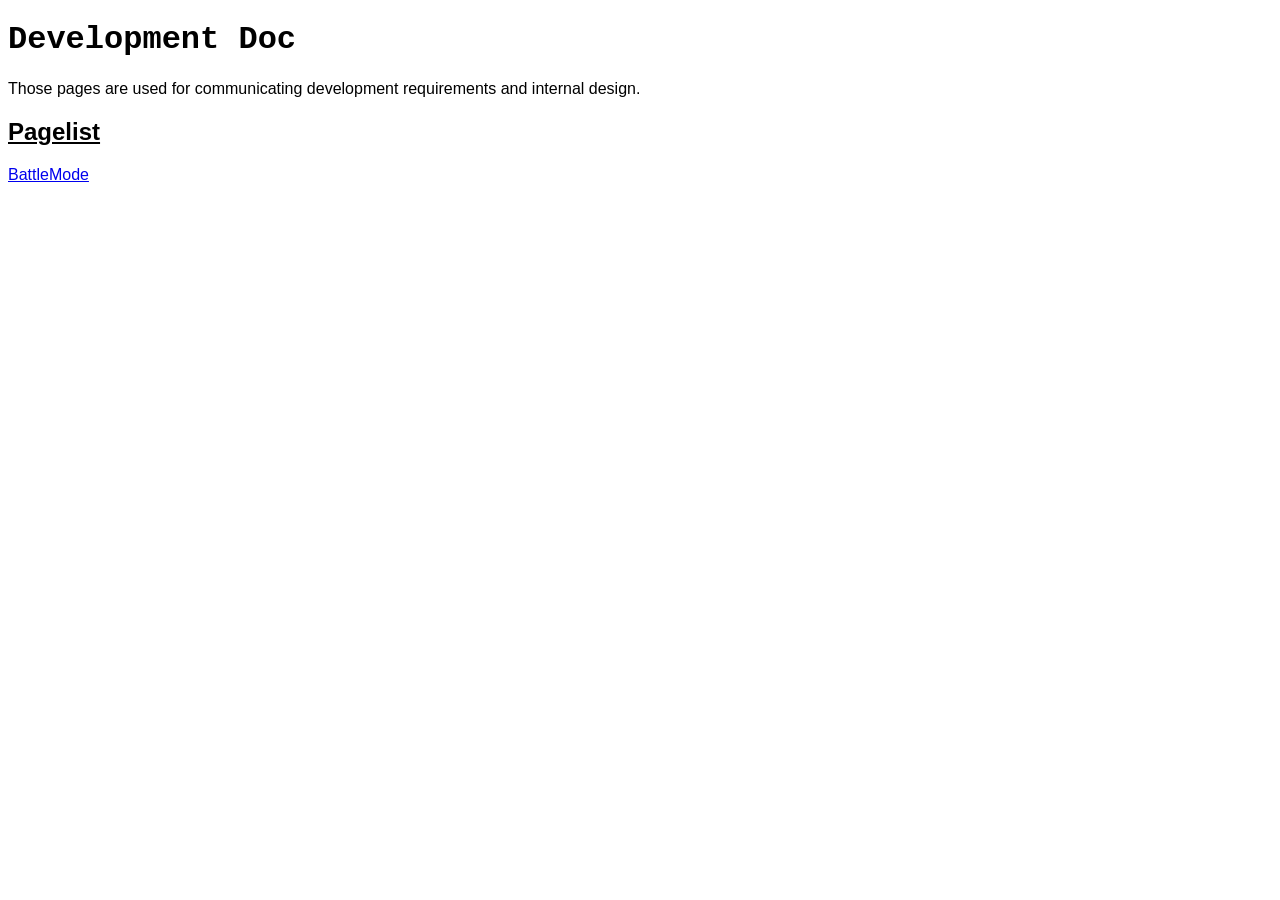
<file: doc/Index.html>
﻿<!DOCTYPE html>
<html lang="en" xmlns="http://www.w3.org/1999/xhtml">
<head>
    <meta charset="utf-8" />
    <title>Development Doc</title>
    <link href="js/DocStyle.css" rel="stylesheet" type="text/css" />
</head>
<body>
    <h1>
        Development Doc</h1>
    <p>
        Those pages are used for communicating development requirements and internal design.</p>
    <h2>
        Pagelist</h2>
    <p>
        <a href="Pages/BattleMode.html">BattleMode</a></p>
    
    <p>
        &nbsp;</p>
</body>
</html>
</file>
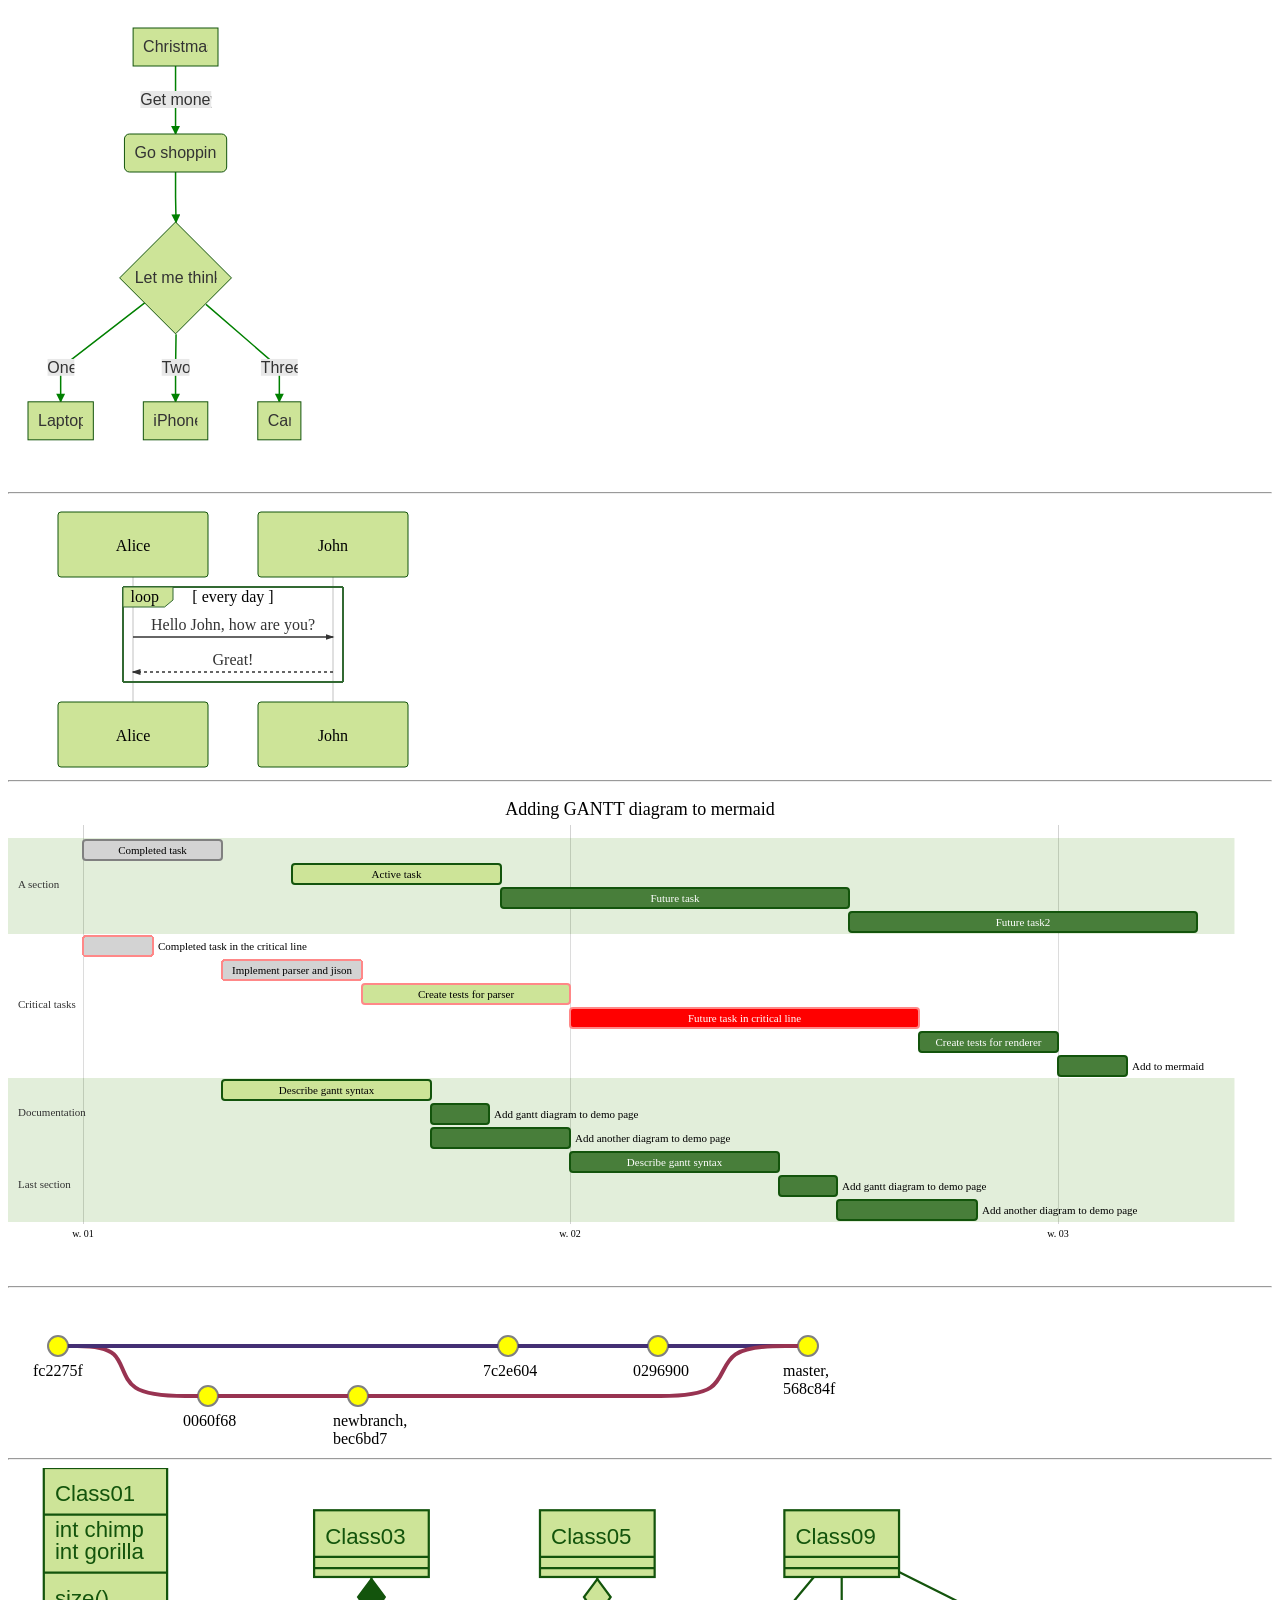
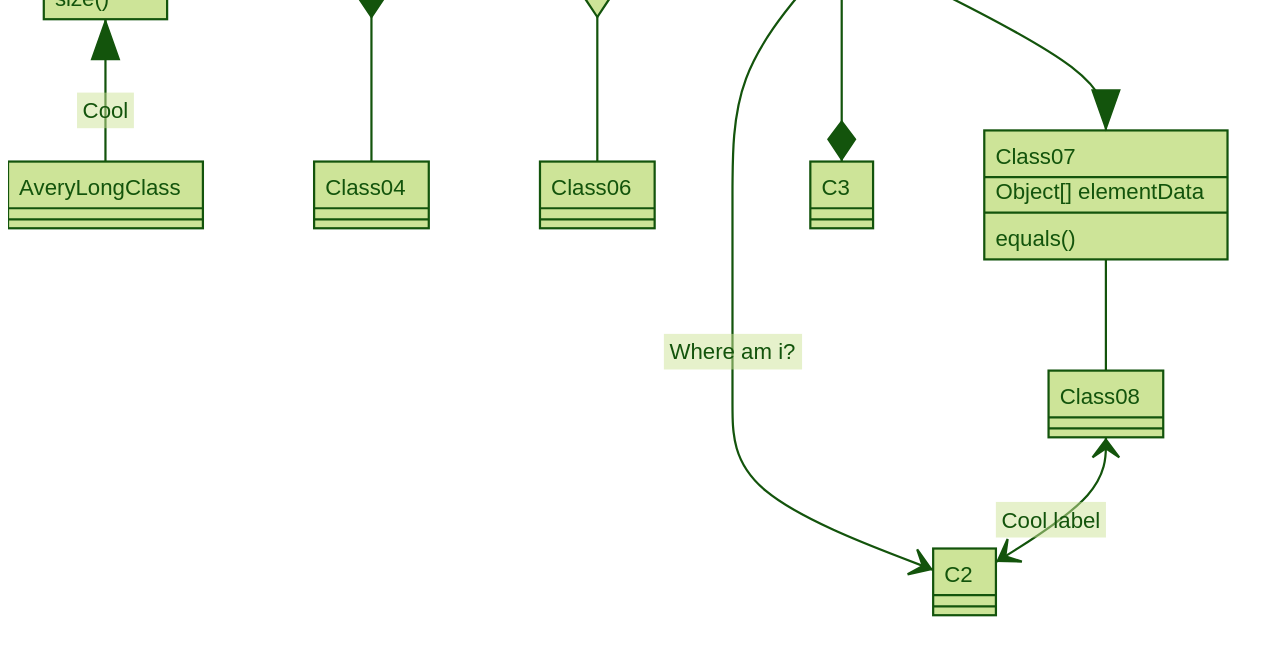
<file: doc/js/index.html>
<!DOCTYPE html>
<html>
<head>
  <meta charset="utf-8">
  <meta http-equiv="X-UA-Compatible" content="IE=edge">
  <title>Mermaid Quick Test Page</title>
  <link rel="icon" type="image/png" href="[data-uri]">
</head>
<body>
  <div class="mermaid">
graph TD
A[Christmas] -->|Get money| B(Go shopping)
B --> C{Let me think}
C -->|One| D[Laptop]
C -->|Two| E[iPhone]
C -->|Three| F[Car]
click A "index.html#link-clicked" "link test"
click B testClick "click test"
  </div>

  <hr/>

  <div class="mermaid">
sequenceDiagram
loop every day
    Alice->>John: Hello John, how are you?
    John-->>Alice: Great!
end
  </div>

  <hr/>

  <div class="mermaid">
gantt
dateFormat  YYYY-MM-DD
title Adding GANTT diagram to mermaid

section A section
Completed task            :done,    des1, 2014-01-06,2014-01-08
Active task               :active,  des2, 2014-01-09, 3d
Future task               :         des3, after des2, 5d
Future task2               :         des4, after des3, 5d

section Critical tasks
Completed task in the critical line :crit, done, 2014-01-06,24h
Implement parser and jison          :crit, done, after des1, 2d
Create tests for parser             :crit, active, 3d
Future task in critical line        :crit, 5d
Create tests for renderer           :2d
Add to mermaid                      :1d

section Documentation
Describe gantt syntax               :active, a1, after des1, 3d
Add gantt diagram to demo page      :after a1  , 20h
Add another diagram to demo page    :doc1, after a1  , 48h

section Last section
Describe gantt syntax               :after doc1, 3d
Add gantt diagram to demo page      : 20h
Add another diagram to demo page    : 48h
  </div>

  <hr/>

  <div class="mermaid">
gitGraph:
options
{
    "nodeSpacing": 150,
    "nodeRadius": 10
}
end
commit
branch newbranch
checkout newbranch
commit
commit
checkout master
commit
commit
merge newbranch
  </div>

  <hr/>

  <div class="mermaid">
classDiagram
Class01 <|-- AveryLongClass : Cool
Class03 *-- Class04
Class05 o-- Class06
Class07 .. Class08
Class09 --> C2 : Where am i?
Class09 --* C3
Class09 --|> Class07
Class07 : equals()
Class07 : Object[] elementData
Class01 : size()
Class01 : int chimp
Class01 : int gorilla
Class08 <--> C2: Cool label
  </div>
  <script src="./mermaid.js"></script>
  <script>
    mermaid.initialize({ theme: 'forest' });
  </script>
  <script>
    function testClick(nodeId) {
      console.log("clicked", nodeId)
      var originalBgColor = document.querySelector('body').style.backgroundColor
      document.querySelector('body').style.backgroundColor = 'yellow'
      setTimeout(function() {
        document.querySelector('body').style.backgroundColor = originalBgColor
      }, 100)
    }
  </script>
</body>
</html>
</file>
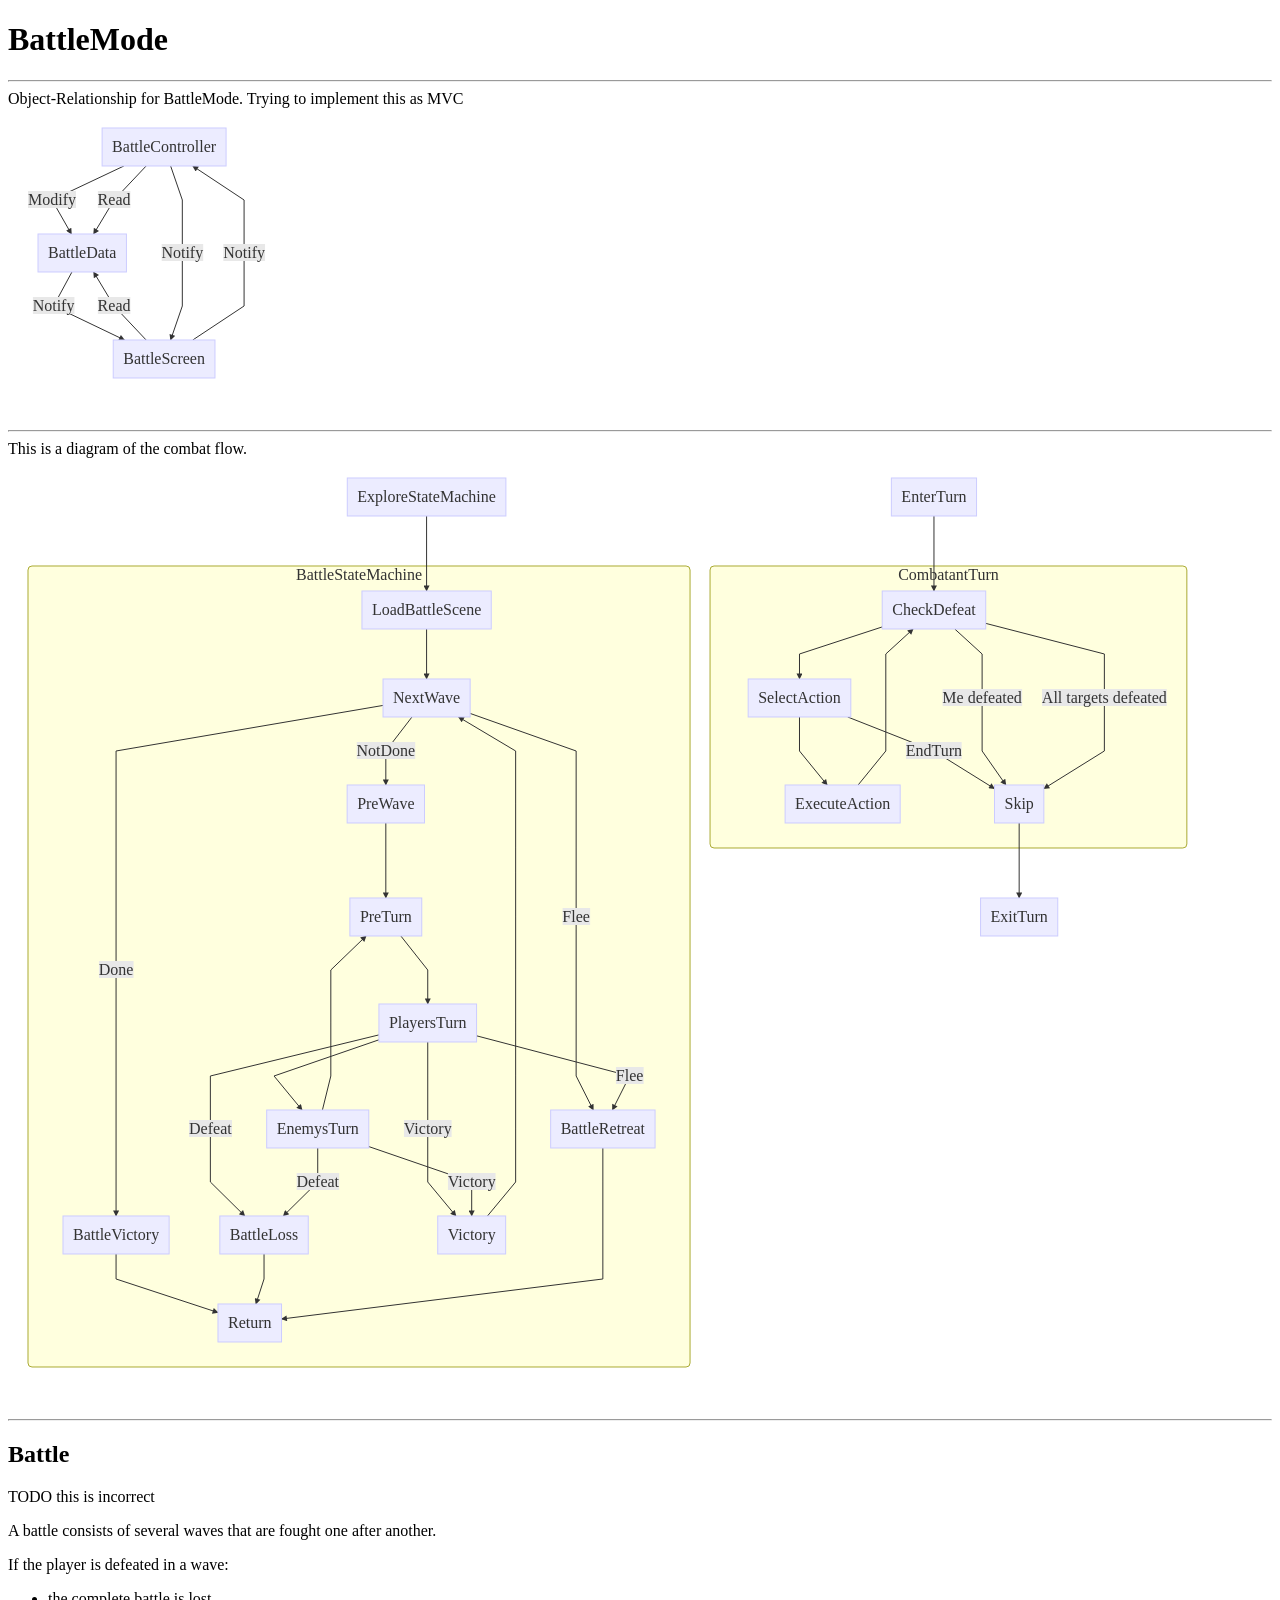
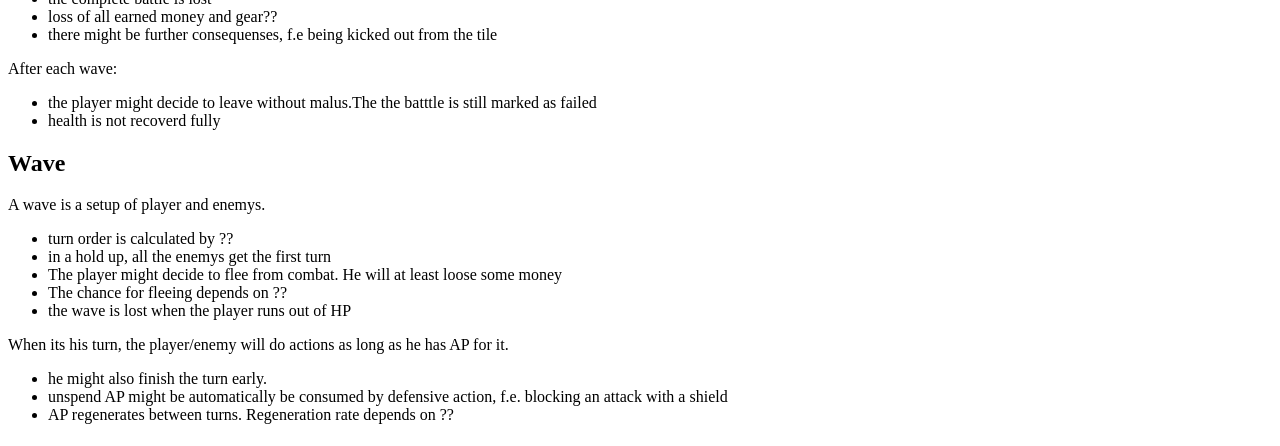
<file: doc/Pages/BattleMode.html>
﻿<!DOCTYPE html>

<html lang="en" xmlns="http://www.w3.org/1999/xhtml">
<head>
    <meta charset="utf-8" />
    <title>Development Tools</title>
</head>
<body>
    <h1>BattleMode</h1>
<hr />
    Object-Relationship for BattleMode. Trying to implement this as MVC
    <div class="mermaid">
        graph TB
        BattleController-->|Modify|BattleData
	BattleController-->|Read|BattleData
        BattleScreen-->|Notify|BattleController
	BattleData-->|Notify|BattleScreen
	BattleScreen-->|Read|BattleData
	BattleController-->|Notify|BattleScreen
        end


    </div>
    <hr />
    This is a diagram of the combat flow.
    <div class="mermaid">
        graph TB
        ExploreStateMachine-->LoadBattleScene
        subgraph BattleStateMachine
        LoadBattleScene-->NextWave
        NextWave-->|Done|BattleVictory
        BattleVictory-->Return
        BattleLoss-->Return
        BattleRetreat-->Return
        NextWave-->|NotDone|PreWave
        NextWave-->|Flee|BattleRetreat
        PreWave-->PreTurn
        PreTurn-->PlayersTurn
        PlayersTurn-->EnemysTurn
        PlayersTurn-->|Flee|BattleRetreat
        EnemysTurn-->PreTurn
        PlayersTurn-->|Victory|Victory
        PlayersTurn-->|Defeat|BattleLoss
        EnemysTurn-->|Victory|Victory
        EnemysTurn-->|Defeat|BattleLoss
        Victory-->NextWave
        end
        EnterTurn-->CheckDefeat
        Skip-->ExitTurn
        subgraph CombatantTurn
        CheckDefeat-->SelectAction
        SelectAction-->ExecuteAction
        ExecuteAction-->CheckDefeat
        SelectAction-->|EndTurn|Skip
        CheckDefeat-->|Me defeated|Skip
        CheckDefeat-->|All targets defeated|Skip
        end

    </div>
    <hr />
    <h2>Battle</h2>
	<p>TODO this is incorrect</p>
    <p>A battle consists of several waves that are fought one after another.</p>
    <p>If the player is defeated in a wave:</p>
    <ul>
        <li>the complete battle is lost</li>
        <li>loss of all earned money and gear??</li>
        <li>there might be further consequenses, f.e being kicked out from the tile</li>
    </ul>
    <p>After each wave:</p>
    <ul>
        <li>the player might decide to leave without malus.The the batttle is still marked as failed</li>
        <li>health is not recoverd fully</li>
    </ul>

    <h2>Wave</h2>
    <p>A wave is a setup of player and enemys.</p>
    <ul>
        <li>turn order is calculated by ??</li>
        <li>in a hold up, all the enemys get the first turn</li>
        <li>The player might decide to flee from combat. He will at least loose some money</li>
        <li>The chance for fleeing depends on ??</li>
        <li>the wave is lost when the player runs out of HP</li>
    </ul>

    <p>When its his turn, the player/enemy will do actions as long as he has AP for it.</p>
    <ul>
        <li>he might also finish the turn early.</li>
        <li>unspend AP might be automatically be consumed by defensive action, f.e. blocking an attack with a shield</li>
        <li>AP regenerates between turns. Regeneration rate depends on ??</li>
    </ul>
    <script src="../js/mermaid.min.js"></script>
    <script>mermaid.initialize({ startOnLoad: true });</script>
</body>
</html>
</file>
<file: doc/js/DocStyle.css>
﻿body
{
    font-family: Arial, Helvetica, Sans-Serif;
    font-size: medium;
}
h2
{
    font-family: Arial;
    text-decoration: underline;
}
h1
{
    font-family: 'Courier New' , Courier, Monospace;
}
</file>
